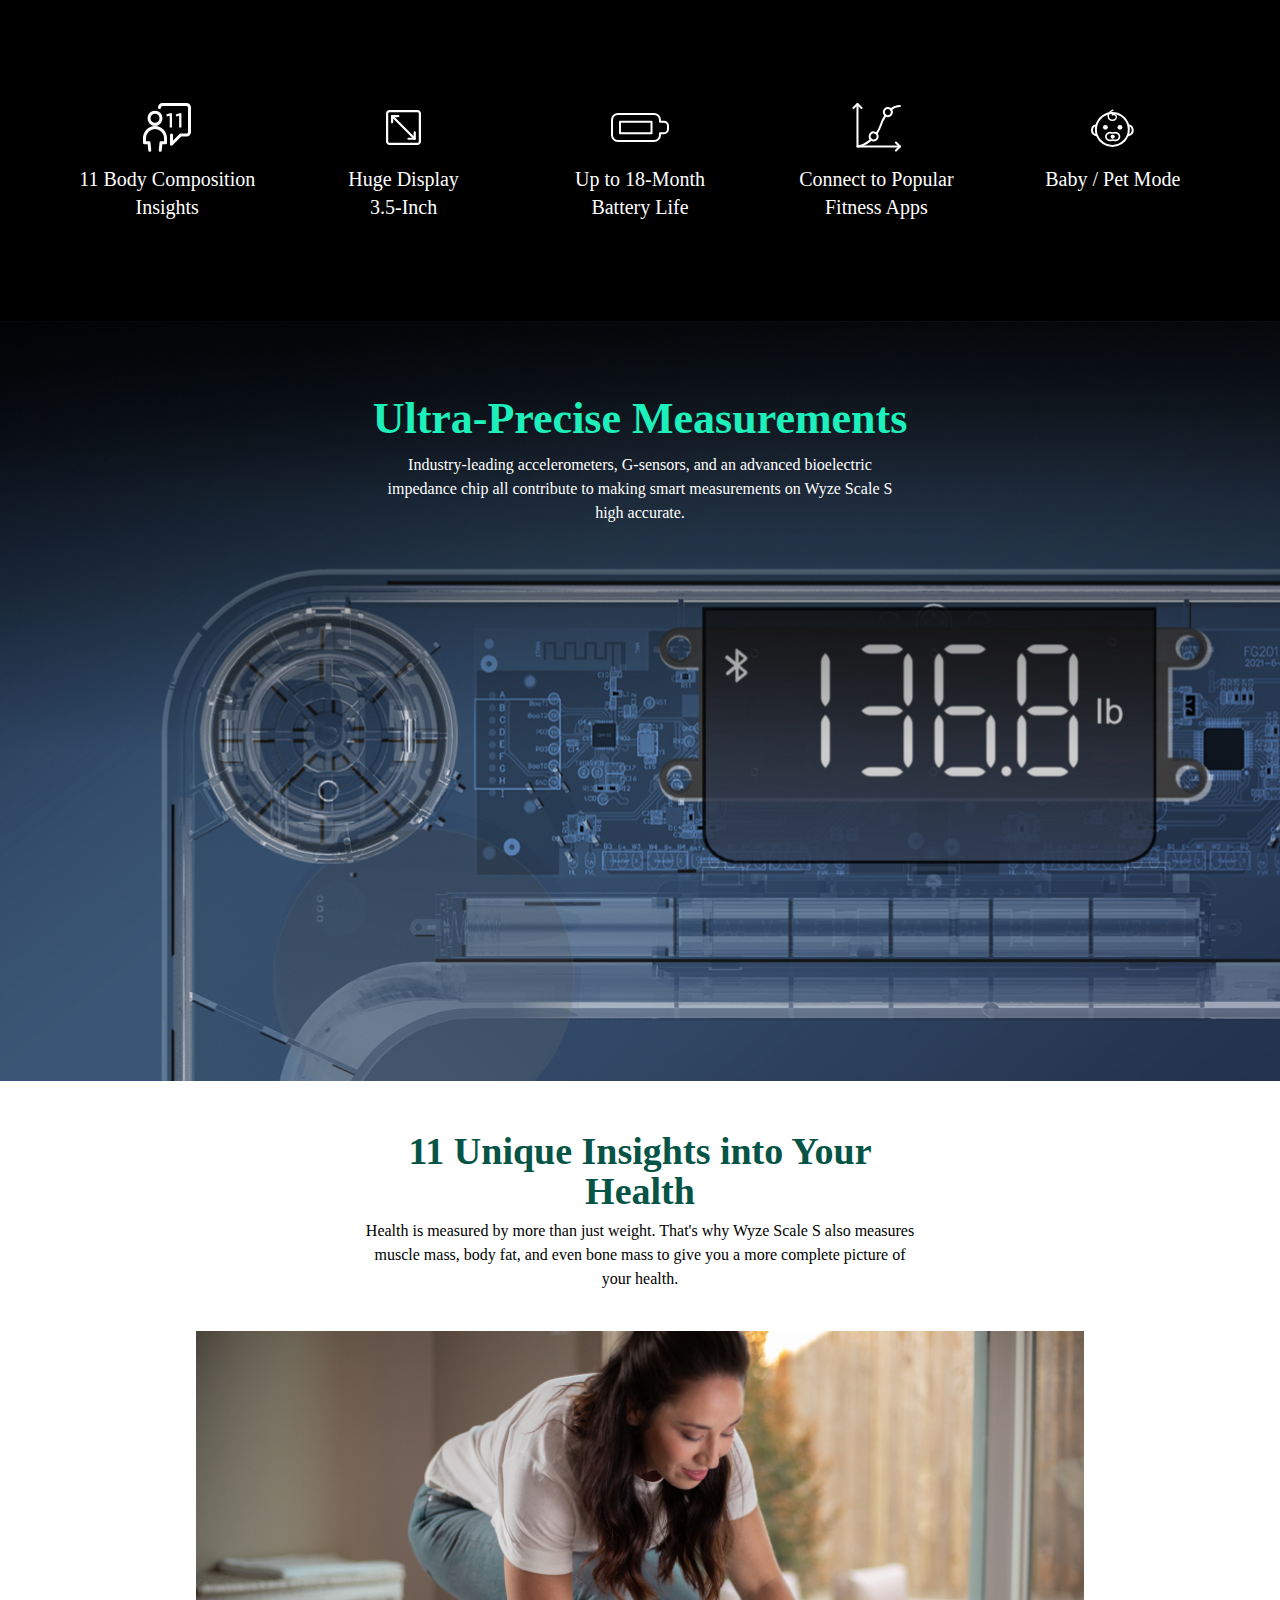
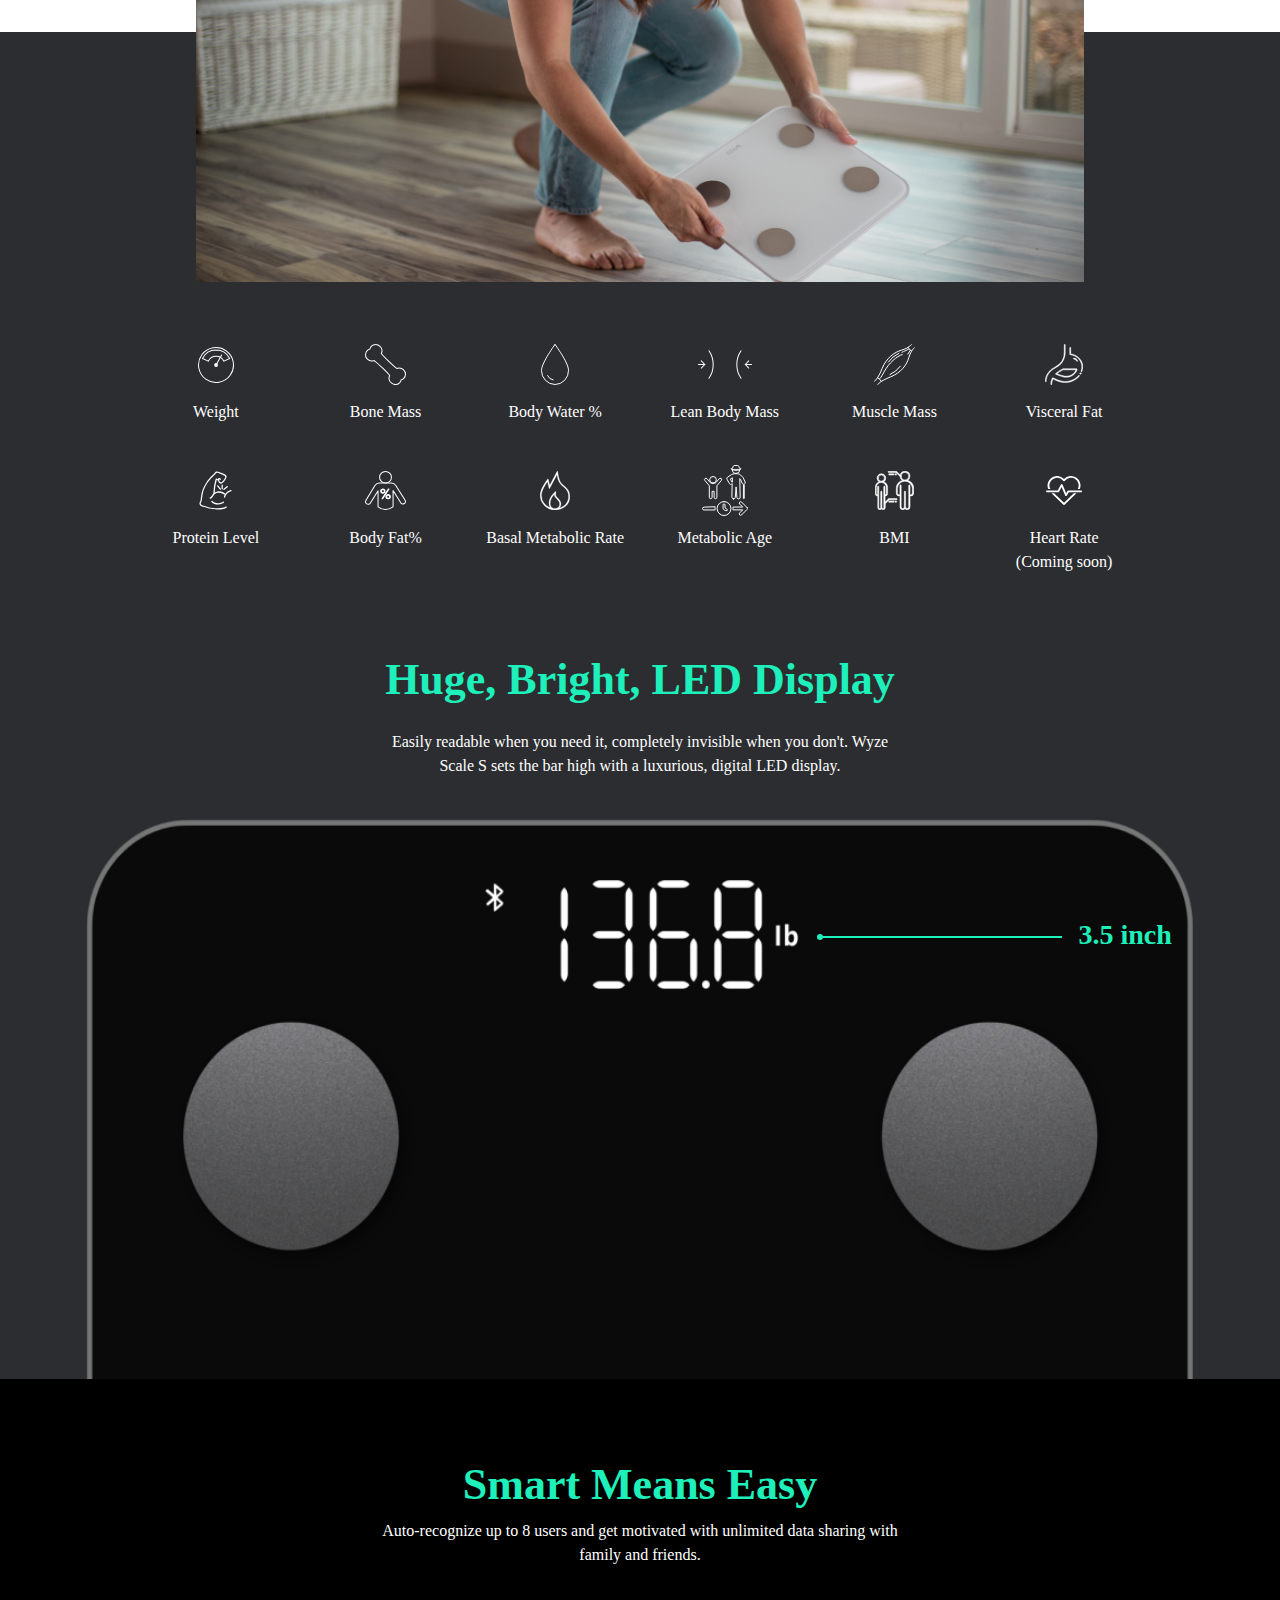
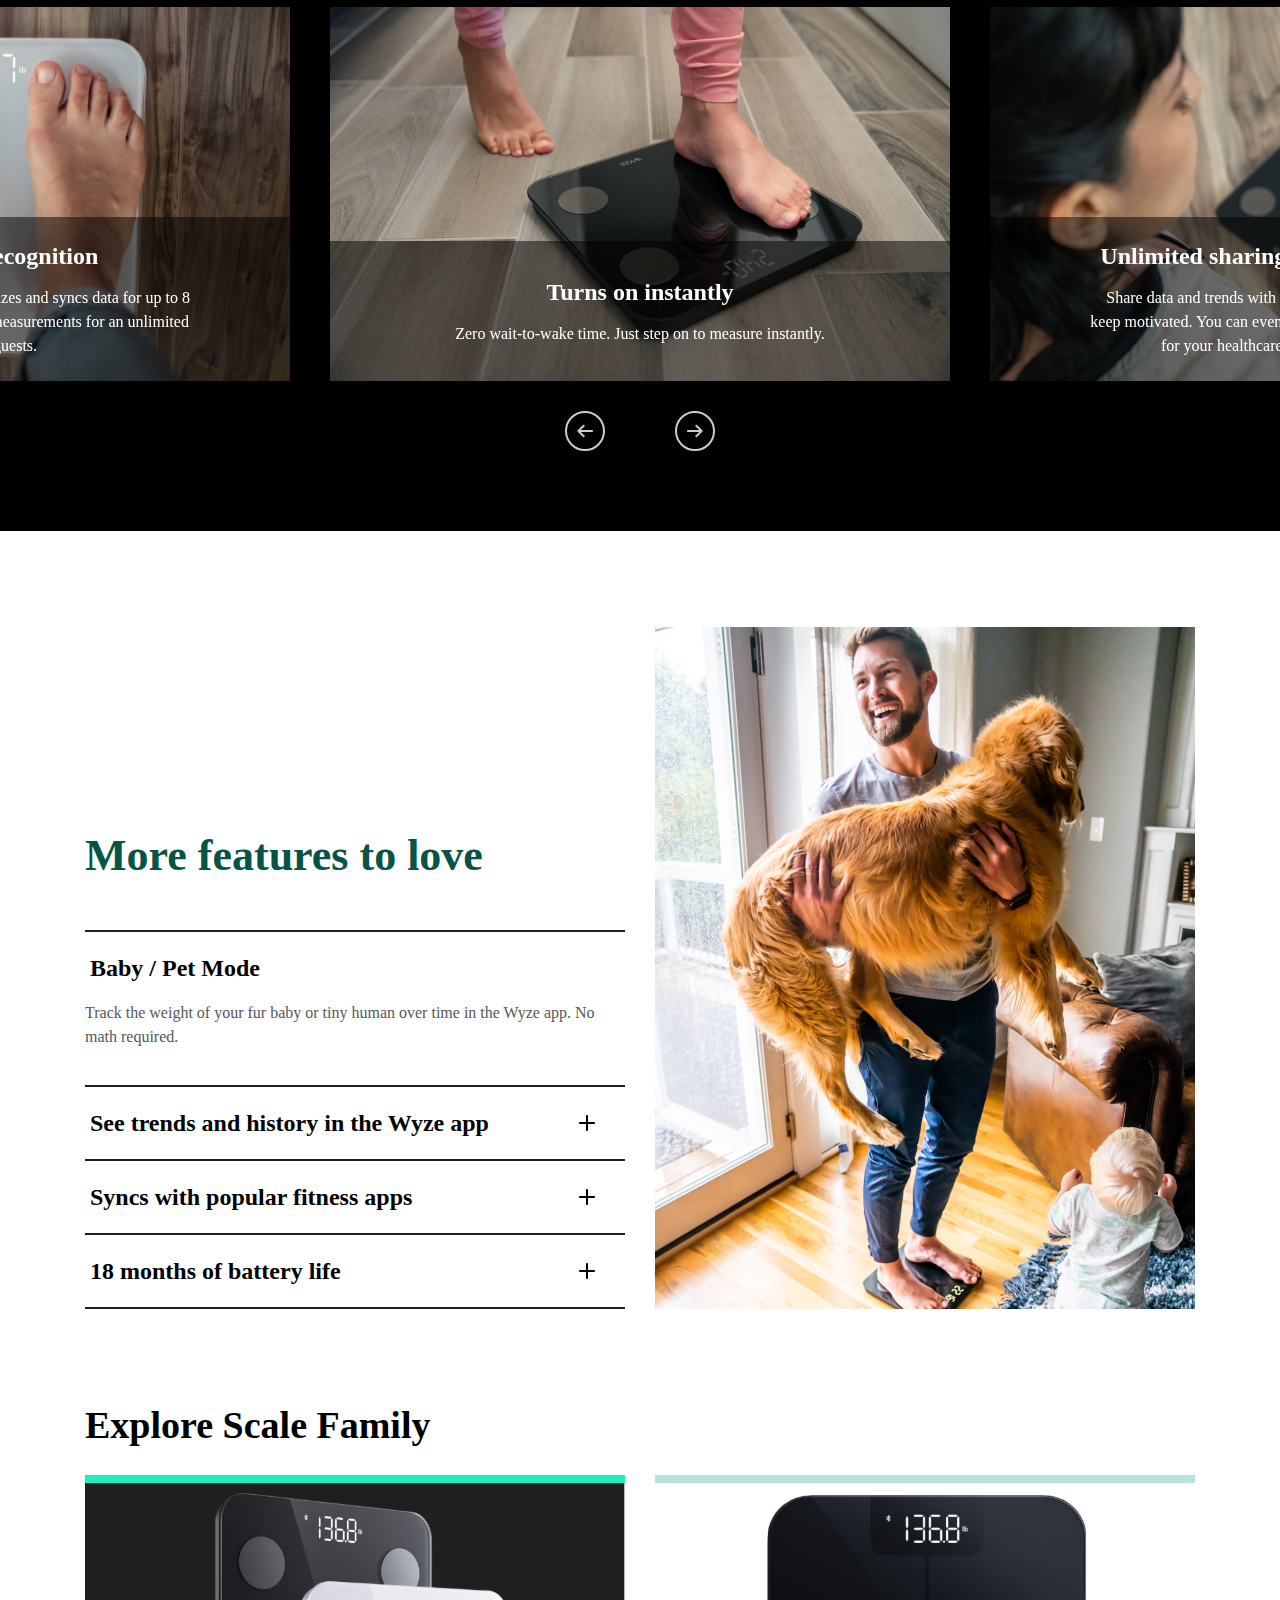
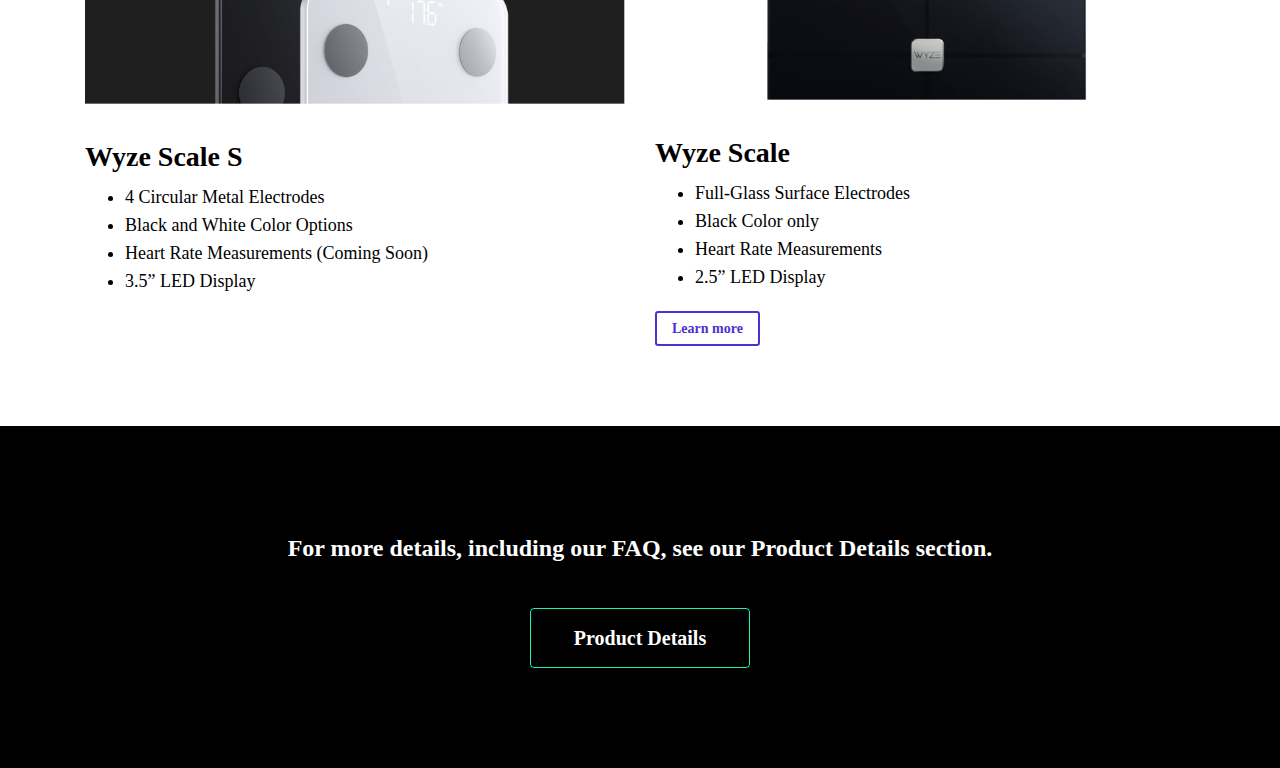
<file: index/index.html>
<!doctype html>
<html class="no-js" lang="">
<head>
  <meta charset="utf-8">
  <title>WYZE</title>
  <meta name="viewport" content="width=device-width, initial-scale=1">
  <!-- Place favicon.ico in the root directory -->
  <link rel="icon" href="assets/img/favicon.ico">
  <!-- Global Css -->
  <link rel="stylesheet" href="assets/css/bootstrap.min.css">
  <link rel="stylesheet" href="assets/css/swiper.min.css">
  <link rel="stylesheet" href="https://wyze.com/static/version1632239815/_cache/merged/ea486db345a07504a93fc0c51f98eee3.min.css">
  <link rel="stylesheet" href="assets/css/style.css">
</head>
<style> 
  @font-face {
      font-family: 'Gilroy';
      src: url('https://dpf1vvfzejmqw.cloudfront.net/static_common/fonts/Gilroy-Regular.woff2') format('woff2'),
          url('https://dpf1vvfzejmqw.cloudfront.net/static_common/fonts/Gilroy-Regular.woff') format('woff');
      font-weight: 400;
      font-style: normal;
      font-display: swap;
  }

  @font-face {
      font-family: 'Gilroy';
      src: url('https://dpf1vvfzejmqw.cloudfront.net/static_common/fonts/Gilroy-Medium.woff2') format('woff2'),
          url('https://dpf1vvfzejmqw.cloudfront.net/static_common/fonts/Gilroy-Medium.woff') format('woff');
      font-weight: 500;
      font-style: normal;
      font-display: swap;
  }

  @font-face {
      font-family: 'Gilroy';
      src: url('https://dpf1vvfzejmqw.cloudfront.net/static_common/fonts/Gilroy-Bold.woff2') format('woff2'),
          url('https://dpf1vvfzejmqw.cloudfront.net/static_common/fonts/Gilroy-Bold.woff') format('woff');
      font-weight: 700;
      font-style: normal;
      font-display: swap;
  }

  @font-face {
      font-family: 'Gilroy';
      src: url('https://dpf1vvfzejmqw.cloudfront.net/static_common/fonts/Gilroy-SemiBold.woff2') format('woff2'),
          url('https://dpf1vvfzejmqw.cloudfront.net/static_common/fonts/Gilroy-SemiBold.woff') format('woff');
      font-weight: 600;
      font-style: normal;
      font-display: swap;
  }
</style>
<body>
  <section class="bg-black sec-pt-100 sec-pb-100">
    <div class="custom_container">
      <div class="d-flex flex-wrap feature-row justify-content-center">
        <div class="feature-col">
          <div class="item-feature-wrap text-white text-center">
            <span class="icone d-block">
              <img src="assets/img/icones/1.svg" alt="">
            </span>
            <p>11 Body Composition
              <br>Insights</p>
          </div>
        </div>
        <div class="feature-col">
          <div class="item-feature-wrap text-white text-center">
            <span class="icone d-block">
              <img src="assets/img/icones/2.svg" alt="">
            </span>
            <p> Huge Display
              <br>3.5-Inch</p>
          </div>
        </div>
        <div class="feature-col">
          <div class="item-feature-wrap text-white text-center">
            <span class="icone d-block">
              <img src="assets/img/icones/3.svg" alt="">
            </span>
            <p>Up to 18-Month
              <br>Battery Life</p>
          </div>
        </div>
        <div class="feature-col">
          <div class="item-feature-wrap text-white text-center">
            <span class="icone d-block">
              <img src="assets/img/icones/4.svg" alt="">
            </span>
            <p>Connect to Popular
              <br>Fitness Apps</p>
          </div>
        </div>
        <div class="feature-col">
          <div class="item-feature-wrap text-white text-center"> <span class="icone d-block">
              <img src="assets/img/icones/5.svg" alt="">
            </span>
            <p>Baby / Pet Mode</p>
          </div>
        </div>
      </div>
    </div>
  </section>
  <section class="bg-black measurements-section">
    <div class="measurements-text pt-lg-5 pb-4">
      <div class="container pt-lg-4 pb-lg-0">
        <div class="section-title text-white text-center">
          <h2 class="title text-theme">Ultra-Precise Measurements</h2>
          <div class="col-lg-6 mx-auto">
            <p>Industry-leading accelerometers, G-sensors, and an advanced bioelectric impedance chip all contribute to making smart measurements on Wyze Scale S high accurate. </p>
          </div>
        </div>
      </div>
    </div>
    <div class="bg-cover d-md-block d-none" style="background-image: url('assets/img/bg-1.jpg');"></div><!--This image for lg devaice-->
    <div class="bg-cover d-md-none d-block" style="background-image: url('assets/img/bg-1-sm.jpg');"></div><!--This image for sm devaice-->
  </section>
  <section class="sec-pt-50">
    <div class="container position-relative index-3">
      <div class="section-title pb-2 pb-md-4 px-0 col-md-6 mx-auto text-center">
        <h2 class="title-md">11 Unique Insights into Your Health</h2>
        <p class="text-black">Health is measured by more than just weight. That's why Wyze Scale S also measures muscle mass, body fat, and even bone mass to give you a more complete picture of your health.</p>
      </div>
    </div>
    <div class="container container-md-none position-relative index-3">
      <div class="img-wrapper img_wrap__1"> <img src="assets/img/bg-2.jpg" alt="" class="d-block mx-auto"> </div>
    </div>
    <!-- PRODUCT ICONS LG DEVAICE-->
    <div class="prod-section pt-md-5 pt-4">
      <div class="container">
        <!-- ICONS FOR LG DEVAICE-->
        <div class="prod-icon-text-row">
          <div class="row d-md-flex d-none">
            <!-- ITEM -->
            <div class="col-lg-2 col-4">
              <div class="prod-icon-text">
                <span class="icon">
                  <img src="assets/img/icones/prod/1.svg" alt="">
                </span>
                <p>Weight</p>
              </div>
            </div>
            <!-- ITEM -->
            <div class="col-lg-2 col-4">
              <div class="prod-icon-text">
                <span class="icon">
                  <img src="assets/img/icones/prod/2.svg" alt="">
                </span>
                <p>Bone Mass</p>
              </div>
            </div>
            <!-- ITEM -->
            <div class="col-lg-2 col-4">
              <div class="prod-icon-text">
                <span class="icon">
                  <img src="assets/img/icones/prod/3.svg" alt="">
                </span>
                <p>Body Water %</p>
              </div>
            </div>
            <!-- ITEM -->
            <div class="col-lg-2 col-4">
              <div class="prod-icon-text">
                <span class="icon">
                  <img src="assets/img/icones/prod/4.svg" alt="">
                </span>
                <p>Lean Body Mass</p>
              </div>
            </div>
            <!-- ITEM -->
            <div class="col-lg-2 col-4">
              <div class="prod-icon-text">
                <span class="icon">
                  <img src="assets/img/icones/prod/5.svg" alt="">
                </span>
                <p>Muscle Mass</p>
              </div>
            </div>
            <!-- ITEM -->
            <div class="col-lg-2 col-4">
              <div class="prod-icon-text">
                <span class="icon">
                  <img src="assets/img/icones/prod/6.svg" alt="">
                </span>
                <p>Visceral Fat</p>
              </div>
            </div>
            <!-- ITEM -->
            <div class="col-lg-2 col-4">
              <div class="prod-icon-text">
                <span class="icon">
                  <img src="assets/img/icones/prod/12.svg" alt="" class="protein-level-icone">
                </span>
                <p>Protein Level</p>
              </div>
            </div>
            <!-- ITEM -->
            <div class="col-lg-2 col-4">
              <div class="prod-icon-text">
                <span class="icon">
                  <img src="assets/img/icones/prod/8.svg" alt="">
                </span>
                <p>Body Fat%</p>
              </div>
            </div>
            <!-- ITEM -->
            <div class="col-lg-2 col-4">
              <div class="prod-icon-text">
                <span class="icon">
                  <img src="assets/img/icones/prod/9.svg" alt="">
                </span>
                <p>Basal Metabolic Rate</p>
              </div>
            </div>
            <!-- ITEM -->
            <div class="col-lg-2 col-4">
              <div class="prod-icon-text">
                <span class="icon">
                  <img src="assets/img/icones/prod/10.svg" alt="">
                </span>
                <p>Metabolic Age</p>
              </div>
            </div>
            <!-- ITEM -->
            <div class="col-lg-2 col-4">
              <div class="prod-icon-text">
                <span class="icon">
                  <img src="assets/img/icones/prod/11.svg" alt="">
                </span>
                <p>BMI</p>
              </div>
            </div>
            <!-- ITEM -->
            <div class="col-lg-2 col-4">
              <div class="prod-icon-text">
                <span class="icon">
                  <img src="assets/img/icones/prod/7.svg" alt="">
                </span>
                <p>Heart Rate <br>(Coming soon)</p>
              </div>
            </div>
          </div>
        </div>
        <!-- ICONS FOR MD DEVAICE-->
        <div class="row d-md-none d-flex">
          <!-- ITEM -->
          <div class="col-lg-2 col-4">
            <div class="prod-icon-text">
              <span class="icon">
                <img src="assets/img/icones/prod/1.svg" alt="">
              </span>
              <p>Weight</p>
            </div>
          </div>
          <!-- ITEM -->
          <div class="col-lg-2 col-4">
            <div class="prod-icon-text">
              <span class="icon">
                <img src="assets/img/icones/prod/2.svg" alt="">
              </span>
              <p>Bone Mass</p>
            </div>
          </div>
          <!-- ITEM -->
          <div class="col-lg-2 col-4">
            <div class="prod-icon-text">
              <span class="icon">
                <img src="assets/img/icones/prod/3.svg" alt="">
              </span>
              <p>Body Water %</p>
            </div>
          </div>
          <!-- ITEM -->
          <div class="col-lg-2 col-4">
            <div class="prod-icon-text">
              <span class="icon">
                <img src="assets/img/icones/prod/8.svg" alt="">
              </span>
              <p>Body Fat%</p>
            </div>
          </div>
          <!-- ITEM -->
          <div class="col-lg-2 col-4">
            <div class="prod-icon-text">
              <span class="icon">
                <img src="assets/img/icones/prod/9.svg" alt="">
              </span>
              <p>Basal Metabolic Rate</p>
            </div>
          </div>
          <!-- ITEM -->
          <div class="col-lg-2 col-4">
            <div class="prod-icon-text">
              <span class="icon">
                <img src="assets/img/icones/prod/10.svg" alt="">
              </span>
              <p>Metabolic Age</p>
            </div>
          </div>
          <!-- ITEM -->
          <div class="col-lg-2 col-4">
            <div class="prod-icon-text">
              <span class="icon">
                <img src="assets/img/icones/prod/6.svg" alt="">
              </span>
              <p>Visceral Fat</p>
            </div>
          </div>
          <!-- ITEM -->
          <div class="col-lg-2 col-4">
            <div class="prod-icon-text">
              <span class="icon">
                <img src="assets/img/icones/prod/12.svg" alt="" class="protein-level-icone">
              </span>
              <p>Protein Level</p>
            </div>
          </div>
          <!-- ITEM -->
          <div class="col-lg-2 col-4">
            <div class="prod-icon-text">
              <span class="icon">
                <img src="assets/img/icones/prod/5.svg" alt="">
              </span>
              <p>Muscle Mass</p>
            </div>
          </div>
          <!-- ITEM -->
          <div class="col-lg-2 col-4">
            <div class="prod-icon-text">
              <span class="icon">
                <img src="assets/img/icones/prod/4.svg" alt="">
              </span>
              <p>Lean Body Mass</p>
            </div>
          </div>
          <!-- ITEM -->
          <div class="col-lg-2 col-4">
            <div class="prod-icon-text">
              <span class="icon">
                <img src="assets/img/icones/prod/11.svg" alt="">
              </span>
              <p>BMI</p>
            </div>
          </div>
          <!-- ITEM -->
          <div class="col-lg-2 col-4">
            <div class="prod-icon-text">
              <span class="icon">
                <img src="assets/img/icones/prod/7.svg" alt="">
              </span>
              <p>Heart Rate <br>(Coming soon)</p>
            </div>
          </div>
        </div>
        <!--  -->
        <div class="section-title col-lg-6 mx-auto pt-5 text-white text-center pb-4">
          <h2 class="title text-theme mb-4">Huge, Bright, LED Display</h2>
          <p>Easily readable when you need it, completely invisible when you don't. Wyze Scale S sets the bar high with a luxurious, digital LED display. </p>
        </div>
        <div class="prod-info-infographic">
          <img src="assets/img/prod-1.png" alt="">
          <span class="info-item-1">
            <span class="line"></span>
            <span class="text">3.5 inch</span>
          </span>
        </div>
      </div>
    </div>
  </section>
  <section class="sec-pt-80 sec-pb-80 bg-black">
    <div class="container">
      <div class="section-title text-white mx-auto col-md-6 px-0 text-center pb-4">
        <h2 class="title text-theme">Smart Means Easy</h2>
        <p>Auto-recognize up to 8 users and get motivated with unlimited data sharing with family and friends.</p>
      </div>
    </div>
    <!-- SLIDE WRAPPER -->
    <div class="wyze-product-slide-wrap">
      <div class="wyze-product-slide swiper-container">
        <div class="swiper-wrapper">
          <!-- SLIDE ITEM -->
          <div class="swiper-slide">
            <div class="wyze-prod-card">
              <div class="img"><img src="assets/img/slides/2.jpg" alt=""></div>
              <div class="slide-text d-flex align-items-center">
                <div class="text-center w-100">
                  <h3>Turns on instantly</h3>
                  <p>Zero wait-to-wake time. Just step on to measure instantly.</p>
                </div>
              </div>
            </div>
          </div>
          <!-- SLIDE ITEM -->
          <div class="swiper-slide">
            <div class="wyze-prod-card">
              <div class="img"><img src="assets/img/slides/3.jpg" alt=""></div>
              <div class="slide-text d-flex align-items-center">
                <div class="text-center w-100">
                  <h3>Unlimited sharing. Endless motivation.</h3>
                  <p>Share data and trends with an unlimited number of people to keep motivated. You can even export your data into a spreadsheet for your healthcare consultant or physician. </p>
                </div>
              </div>
            </div>
          </div>
          <!-- SLIDE ITEM -->
          <div class="swiper-slide">
            <div class="wyze-prod-card">
              <div class="img"><img src="assets/img/slides/1.jpg" alt=""></div>
              <div class="slide-text d-flex align-items-center">
                <div class="text-center w-100">
                  <h3>Smart user-recognition</h3>
                  <p>Wyze Scale S automatically recognizes and syncs data for up to 8 unique users and can take one-off measurements for an unlimited number of guests.</p>
                </div>
              </div>
            </div>
          </div>
        </div>
      </div>
    </div>
    <div class="wyze-slide-pagination d-bolck d-md-none"></div>
    <div class="wyze-slide-btn-group d-md-flex d-none justify-content-center">
      <button class="wyze-slide-btn-prev">
        <svg width="16" height="14" viewBox="0 0 16 14" fill="none" xmlns="http://www.w3.org/2000/svg">
          <path d="M6 1.00005C6.3866 0.613451 7.0134 0.613449 7.4 1.00005C7.7866 1.38665 7.7866 2.01345 7.4 2.40005L3.8 6.00005H15C15.5523 6.00005 16 6.44776 16 7.00005C16 7.55233 15.5523 8.00005 15 8.00005H3.8L7.4 11.6C7.7866 11.9866 7.7866 12.6134 7.4 13C7.0134 13.3866 6.3866 13.3866 6 13L0.707108 7.70716C0.316584 7.31663 0.316583 6.68347 0.707107 6.29294L6 1.00005Z" />
        </svg>
      </button>
      <button class="wyze-slide-btn-next">
        <svg width="16" height="14" viewBox="0 0 16 14" fill="none" xmlns="http://www.w3.org/2000/svg">
          <path d="M10 1.00005C9.6134 0.613451 8.9866 0.613449 8.6 1.00005C8.2134 1.38665 8.2134 2.01345 8.6 2.40005L12.2 6.00005H0.999999C0.447714 6.00005 0 6.44776 0 7.00005C0 7.55233 0.447715 8.00005 1 8.00005H12.2L8.6 11.6C8.2134 11.9866 8.2134 12.6134 8.6 13C8.9866 13.3866 9.6134 13.3866 10 13L15.2929 7.70716C15.6834 7.31663 15.6834 6.68347 15.2929 6.29294L10 1.00005Z" />
        </svg>
      </button>
    </div>
  </section>
  <section class="pt-lg-5 pb-5">
    <div class="container pt-lg-5 pb-md-5 pb-4">
      <div class="row flex-lg-row-reverse">
        <div class="col-lg-6">
          <div class="wyze-slide-wrapper2 swiper-container">
            <div class="swiper-wrapper">
              <!-- SLIDE ITEM -->
              <div class="swiper-slide">
                <div class="slide_bg" style="background-image: url('assets/img/slides/4.jpg')"></div>
              </div>
              <!-- SLIDE ITEM -->
              <div class="swiper-slide">
                <div class="slide_bg" style="background-image: url('assets/img/slides/5.jpg')"></div>
              </div>
              <!-- SLIDE ITEM -->
              <div class="swiper-slide">
                <div class="slide_bg" style="background-image: url('assets/img/slides/6.jpg')"></div>
              </div>
              <!-- SLIDE ITEM -->
              <div class="swiper-slide">
                <div class="slide_bg" style="background-image: url('assets/img/slides/7.jpg')"></div>
              </div>
            </div>
          </div>
        </div>
        <div class="col-lg-6 d-flex flex-wrap">
          <div class="mt-auto w-100 pt-5">
            <div class="section-title mb-md-5 mb-md-3 mb-4">
              <h2 class="title">More features to love</h2>
              <p class="d-md-none">If having the most features was a foot race, Wyze Scale S has already crossed the finish line and is lapping everyone else just for fun. </p>
            </div>
            <div class="accordion-slide-wrap">
              <!-- ACCOURDION ITEM -->
              <div class="accordion-item">
                <button class="accordion-title active">Baby / Pet Mode</button>
                <div class="accordion-body">
                  <p>Track the weight of your fur baby or tiny human over time in the Wyze app. No math required. </p>
                </div>
              </div>
              <!-- ACCOURDION ITEM -->
              <div class="accordion-item">
                <button class="accordion-title">See trends and history in the Wyze app</button>
                <div class="accordion-body">
                  <p>Watch your data trends anywhere and anytime. Achieve your goals and see yourself succeed.</p>
                </div>
              </div>
              <!-- ACCOURDION ITEM -->
              <div class="accordion-item">
                <button class="accordion-title">Syncs with popular fitness apps</button>
                <div class="accordion-body">
                  <p>Our body scale connects with popular fitness apps so you can track your progress where you track everything else. </p>
                </div>
              </div>
              <!-- ACCOURDION ITEM -->
              <div class="accordion-item">
                <button class="accordion-title">18 months of battery life</button>
                <div class="accordion-body">
                  <p>With 18 months of battery life, you'll be able to see your New's Year's resolution through to completion and kick-start another one without worrying about changing batteries.</p>
                </div>
              </div>
            </div>
          </div>
        </div>
      </div>
    </div>
  </section>
  <section class="sec-pb-50">
    <div class="container">
      <div class="section-title mb-30">
        <h2 class="title-md text-black">Explore Scale Family</h2>
      </div>
      <!--  -->
      <div class="row">
        <div class="col-lg-6 mb-30">
          <div class="prod-card-1">
            <div class="thumb">
              <img src="assets/img/product-1.jpg" class="d-md-block d-none" alt="">
              <img src="assets/img/product-1-sm.jpg" class="d-md-none d-block" alt="">
            </div>
            <h3 class="prod-card-title d-flex align-items-center">
              <span class="d-block pr-3 mr-auto">Wyze Scale S</span>
              <a href="#" class="btn btn-sm btn-blue-light d-block d-md-none">Current page</a>
            </h3>
            <ul>
              <li>4 Circular Metal Electrodes</li>
              <li>Black and White Color Options</li>
              <li>Heart Rate Measurements (Coming Soon)</li>
              <li>3.5” LED Display</li>
            </ul>
          </div>
        </div>
        <div class="col-lg-6 mb-30">
          <div class="prod-card-1">
            <div class="thumb thumb-2">
              <img src="assets/img/product-2.jpg" class="d-md-block d-none" alt="">
              <img src="assets/img/product-2-sm.jpg" class="d-md-none d-block" alt="">
            </div>
            <h3 class="prod-card-title">Wyze Scale </h3>
            <ul>
              <li>Full-Glass Surface Electrodes</li>
              <li>Black Color only</li>
              <li>Heart Rate Measurements</li>
              <li>2.5” LED Display</li>
            </ul>
            <a href="#" class="btn btn-sm btn-blue-outline">Learn more</a>
          </div>
        </div>
      </div>
    </div>
  </section>
  <section class="single-content-section bg-black sec-pt-100 sec-pb-100">
    <div class="container text-center">
      <p>For more details, including our FAQ, see our Product Details section.</p>
      <a href="#" class="btn btn-theme-outline-light">Product Details</a>
    </div>
  </section>
  <script src="assets/js/vendor/jquery-3.4.1.min.js"></script>
  <script src="assets/js/popper.min.js"></script>
  <script src="assets/js/bootstrap.min.js"></script>
  <script src="assets/js/swiper.min.js"></script>
  <script src="assets/js/main.js"></script>
</body>
</html>
</file>
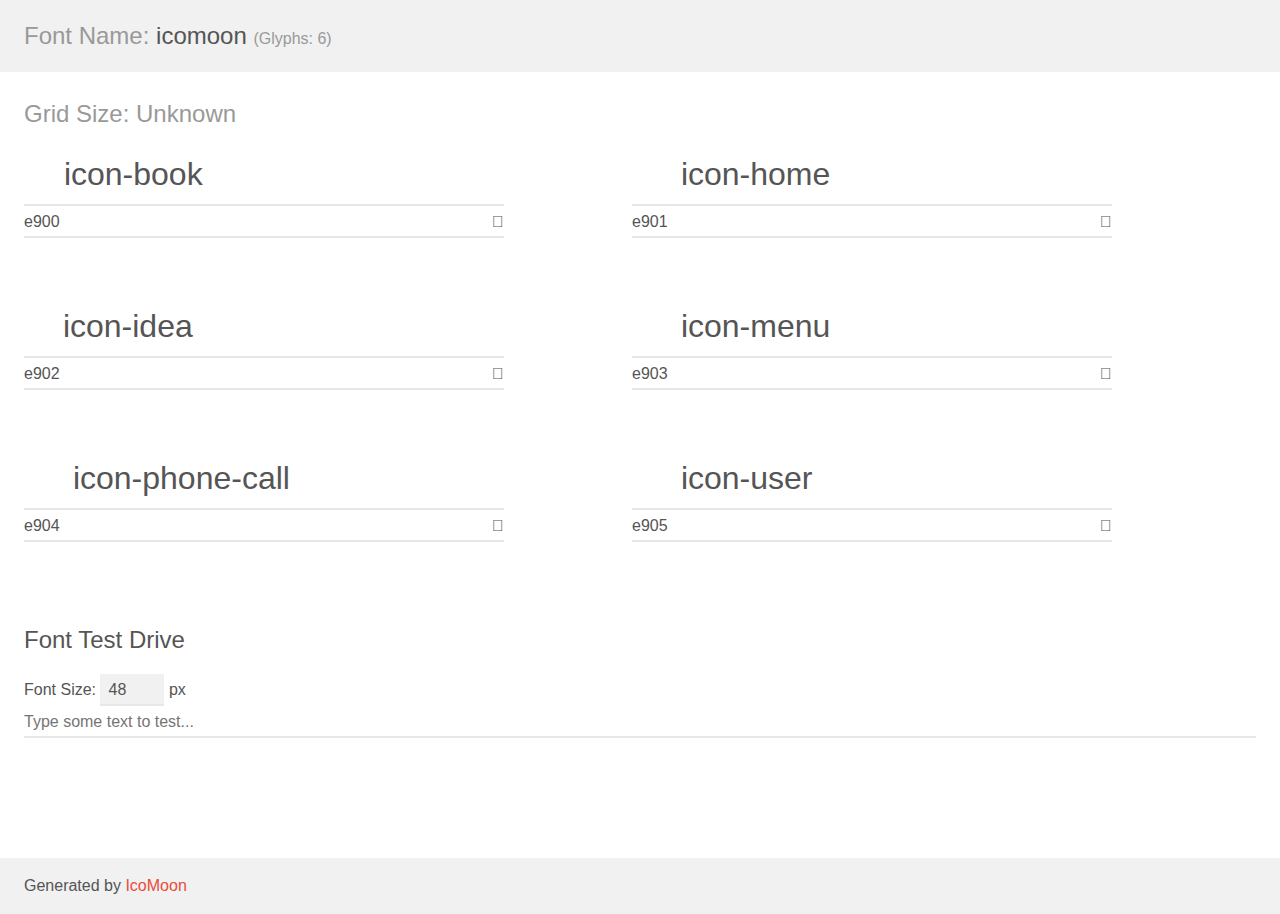
<file: doorbell/assets/webfonts/icomoon/demo.html>
<!doctype html>
<html>
<head>
    <meta charset="utf-8">
    <title>IcoMoon Demo</title>
    <meta name="description" content="An Icon Font Generated By IcoMoon.io">
    <meta name="viewport" content="width=device-width, initial-scale=1">
    <link rel="stylesheet" href="demo-files/demo.css">
    <link rel="stylesheet" href="style.css"></head>
<body>
    <div class="bgc1 clearfix">
        <h1 class="mhmm mvm"><span class="fgc1">Font Name:</span> icomoon <small class="fgc1">(Glyphs:&nbsp;6)</small></h1>
    </div>
    <div class="clearfix mhl ptl">
        <h1 class="mvm mtn fgc1">Grid Size: Unknown</h1>
        <div class="glyph fs1">
            <div class="clearfix bshadow0 pbs">
                <span class="icon-book"></span>
                <span class="mls"> icon-book</span>
            </div>
            <fieldset class="fs0 size1of1 clearfix hidden-false">
                <input type="text" readonly value="e900" class="unit size1of2" />
                <input type="text" maxlength="1" readonly value="&#xe900;" class="unitRight size1of2 talign-right" />
            </fieldset>
            <div class="fs0 bshadow0 clearfix hidden-true">
                <span class="unit pvs fgc1">liga: </span>
                <input type="text" readonly value="" class="liga unitRight" />
            </div>
        </div>
        <div class="glyph fs1">
            <div class="clearfix bshadow0 pbs">
                <span class="icon-home"></span>
                <span class="mls"> icon-home</span>
            </div>
            <fieldset class="fs0 size1of1 clearfix hidden-false">
                <input type="text" readonly value="e901" class="unit size1of2" />
                <input type="text" maxlength="1" readonly value="&#xe901;" class="unitRight size1of2 talign-right" />
            </fieldset>
            <div class="fs0 bshadow0 clearfix hidden-true">
                <span class="unit pvs fgc1">liga: </span>
                <input type="text" readonly value="" class="liga unitRight" />
            </div>
        </div>
        <div class="glyph fs1">
            <div class="clearfix bshadow0 pbs">
                <span class="icon-idea"></span>
                <span class="mls"> icon-idea</span>
            </div>
            <fieldset class="fs0 size1of1 clearfix hidden-false">
                <input type="text" readonly value="e902" class="unit size1of2" />
                <input type="text" maxlength="1" readonly value="&#xe902;" class="unitRight size1of2 talign-right" />
            </fieldset>
            <div class="fs0 bshadow0 clearfix hidden-true">
                <span class="unit pvs fgc1">liga: </span>
                <input type="text" readonly value="" class="liga unitRight" />
            </div>
        </div>
        <div class="glyph fs1">
            <div class="clearfix bshadow0 pbs">
                <span class="icon-menu"></span>
                <span class="mls"> icon-menu</span>
            </div>
            <fieldset class="fs0 size1of1 clearfix hidden-false">
                <input type="text" readonly value="e903" class="unit size1of2" />
                <input type="text" maxlength="1" readonly value="&#xe903;" class="unitRight size1of2 talign-right" />
            </fieldset>
            <div class="fs0 bshadow0 clearfix hidden-true">
                <span class="unit pvs fgc1">liga: </span>
                <input type="text" readonly value="" class="liga unitRight" />
            </div>
        </div>
        <div class="glyph fs1">
            <div class="clearfix bshadow0 pbs">
                <span class="icon-phone-call"></span>
                <span class="mls"> icon-phone-call</span>
            </div>
            <fieldset class="fs0 size1of1 clearfix hidden-false">
                <input type="text" readonly value="e904" class="unit size1of2" />
                <input type="text" maxlength="1" readonly value="&#xe904;" class="unitRight size1of2 talign-right" />
            </fieldset>
            <div class="fs0 bshadow0 clearfix hidden-true">
                <span class="unit pvs fgc1">liga: </span>
                <input type="text" readonly value="" class="liga unitRight" />
            </div>
        </div>
        <div class="glyph fs1">
            <div class="clearfix bshadow0 pbs">
                <span class="icon-user"></span>
                <span class="mls"> icon-user</span>
            </div>
            <fieldset class="fs0 size1of1 clearfix hidden-false">
                <input type="text" readonly value="e905" class="unit size1of2" />
                <input type="text" maxlength="1" readonly value="&#xe905;" class="unitRight size1of2 talign-right" />
            </fieldset>
            <div class="fs0 bshadow0 clearfix hidden-true">
                <span class="unit pvs fgc1">liga: </span>
                <input type="text" readonly value="" class="liga unitRight" />
            </div>
        </div>
    </div>

    <!--[if gt IE 8]><!-->
    <div class="mhl clearfix mbl">
        <h1>Font Test Drive</h1>
        <label>
            Font Size: <input id="fontSize" type="number" class="textbox0 mbm"
            min="8" value="48" />
            px
        </label>
        <input id="testText" type="text" class="phl size1of1 mvl"
        placeholder="Type some text to test..." value=""/>
        <div id="testDrive" class="icon-" style="font-family: icomoon">&nbsp;
        </div>
    </div>
    <!--<![endif]-->
    <div class="bgc1 clearfix">
        <p class="mhl">Generated by <a href="https://icomoon.io/app">IcoMoon</a></p>
    </div>

    <script src="demo-files/demo.js"></script>
</body>
</html>
</file>
<file: index/assets/css/style.css>
:root {
  --theme-color:#1DF0BB;
  --heading-color:#055446;
  --black-color:#000000;
  --dark-color:#1F1F1F;
  --ff-body:"Gilroy";
}

body {
  font-family: "Gilroy";
  font-size: 16px;
  line-height: 24px;
  color: #575757;
  background: #ffffff;
  overflow-x: hidden;
}

h1, h2, h3, h4, h5, h6 {
  color: var(--heading-color);
  font-weight: bold;
}

.section-title .title {
  font-size: 44px;
  line-height: 52px;
}
@media only screen and (max-width: 767.98px) {
  .section-title .title {
    font-size: 28px;
    line-height: 36px;
  }
}
.section-title .title-md {
  font-size: 38px;
  line-height: 40px;
}
@media only screen and (max-width: 767.98px) {
  .section-title .title-md {
    font-size: 28px;
    line-height: 36px;
  }
}
.section-title p {
  font-weight: 400;
}

.section-title.text-white p {
  color: #fff;
}

@media (min-width: 768px) {
  .sec-pt-80 {
    padding-top: 80px;
  }
}
@media (max-width: 767px) {
  .sec-pt-80 {
    padding-top: 50px;
  }
}

@media (min-width: 768px) {
  .sec-pb-80 {
    padding-bottom: 80px;
  }
}
@media (max-width: 767px) {
  .sec-pb-80 {
    padding-bottom: 50px;
  }
}

@media (min-width: 768px) {
  .sec-pt-50 {
    padding-top: 50px;
  }
}
@media (max-width: 767px) {
  .sec-pt-50 {
    padding-top: 35px;
  }
}

@media (min-width: 768px) {
  .sec-pb-50 {
    padding-bottom: 50px;
  }
}
@media (max-width: 767px) {
  .sec-pb-50 {
    padding-bottom: 35px;
  }
}

@media (min-width: 768px) {
  .sec-pt-100 {
    padding-top: 100px;
  }
}
@media (max-width: 767px) {
  .sec-pt-100 {
    padding-top: 50px;
  }
}

@media (min-width: 768px) {
  .sec-pb-100 {
    padding-bottom: 100px;
  }
}
@media (max-width: 767px) {
  .sec-pb-100 {
    padding-bottom: 50px;
  }
}

.mb-30 {
  margin-bottom: 30px;
}

.custom_container {
  margin-left: auto;
  margin-right: auto;
}
@media (min-width: 1400px) {
  .custom_container {
    max-width: 1400px;
    padding-left: 15px;
    padding-right: 15px;
  }
}
@media (max-width: 1500px) {
  .custom_container {
    padding-left: 5vw;
    padding-right: 5vw;
  }
}

@media only screen and (max-width: 767.98px) {
  .container-md-none {
    max-width: 100%;
    padding-left: 0;
    padding-right: 0;
  }
}

.bg-black {
  background: #000;
}

.text-theme {
  color: var(--theme-color);
}

.text-black {
  color: var(--black-color);
}

.bg-theme {
  background: var(--theme-color);
}

.bg-dark {
  background: var(--dark-color) !important;
}

.btn-sm {
  padding: 5px 15px;
}

.btn-blue-outline {
  border: 2px solid #4E2FD2;
  color: #4E2FD2;
  font-weight: 600;
  transition: all 0.35s;
}
.btn-blue-outline:hover {
  background-color: #4E2FD2;
  border-color: transparent;
  color: #fff;
}

.btn-theme-outline-light {
  background-color: transparent;
  border: 1px solid var(--theme-color);
  border-radius: 4px;
  color: #fff;
  font-size: 20px;
  font-weight: 600;
  padding: 14px 43px;
  transition: all 0.4s;
}
.btn-theme-outline-light:hover {
  background-color: var(--theme-color);
  border-color: transparent;
}

.btn-blue-light {
  background-color: #F6F5FF;
  color: #4E2FD2;
  font-weight: 600;
}

.feature-row {
  margin-left: -15px;
  margin-right: -15px;
  margin-bottom: -50px;
}
@media only screen and (max-width: 767.98px) {
  .feature-row {
    margin-bottom: -40px;
  }
}
.feature-row .feature-col {
  padding-left: 15px;
  padding-right: 15px;
  width: 20%;
  margin-bottom: 50px;
}
@media only screen and (max-width: 991.98px) {
  .feature-row .feature-col {
    width: 33.333333%;
  }
}
@media only screen and (max-width: 767.98px) {
  .feature-row .feature-col {
    width: 50%;
    margin-bottom: 40px;
  }
}

.item-feature-wrap .icone {
  display: block;
  height: 65px;
  display: -ms-flexbox !important;
  display: flex !important;
  align-items: center;
  justify-content: center;
  padding-bottom: 10px;
}
.item-feature-wrap p {
  font-size: 20px;
  line-height: 28px;
  margin-bottom: 0;
}

.bg-cover {
  background-size: cover;
  background-position: center;
  background-repeat: no-repeat;
}

.measurements-section {
  position: relative;
  z-index: 2;
}
@media only screen and (max-width: 991.98px) {
  .measurements-section::before {
    content: "";
    height: 25px;
    width: 100%;
    z-index: -1;
    background-color: var(--black-color);
    position: absolute;
    top: -10px;
    left: 0;
  }
}
.measurements-section .bg-cover {
  width: 100%;
  position: relative;
  z-index: 2;
  height: 760px;
}
.measurements-section .bg-cover::before {
  content: "";
  height: 450px;
  width: 100%;
  position: absolute;
  left: 0;
  top: 0;
}
@media (min-width: 1600px) {
  .measurements-section .bg-cover {
    height: 890px;
  }
}
@media (min-width: 1400px) and (max-width: 1599px) {
  .measurements-section .bg-cover {
    height: 760px;
  }
}
@media only screen and (max-width: 991.98px) {
  .measurements-section .bg-cover {
    height: 560px;
  }
}
@media only screen and (max-width: 767.98px) {
  .measurements-section .bg-cover {
    height: 500px;
  }
}
@media only screen and (max-width: 479px) {
  .measurements-section .bg-cover {
    height: 360px;
  }
}
.measurements-section .measurements-text {
  width: 100%;
}
@media (min-width: 991.98px) {
  .measurements-section .measurements-text {
    position: absolute;
    left: 0;
    top: 0;
    z-index: 5;
  }
}

.index-3 {
  z-index: 3;
}

@media only screen and (max-width: 767.98px) {
  .img_wrap__1 {
    height: 375px;
  }
  .img_wrap__1 img {
    height: 100%;
    width: 100%;
    object-fit: cover;
  }
}
.prod-section {
  background-color: #2C2D31;
  position: relative;
  z-index: 1;
}
.prod-section::before {
  content: "";
  position: absolute;
  height: 250px;
  width: 100%;
  left: 0;
  bottom: 100%;
  z-index: -2;
  background-color: #2C2D31;
}
@media only screen and (max-width: 991.98px) {
  .prod-section::before {
    height: 180px;
  }
}
@media only screen and (max-width: 767.98px) {
  .prod-section::before {
    display: none;
  }
}

.img_wrap__1 img {
  width: 80%;
}
@media only screen and (max-width: 767.98px) {
  .img_wrap__1 img {
    width: 100%;
  }
}

.prod-icon-text-row {
  width: 89%;
  margin-left: auto;
  margin-right: auto;
}
@media only screen and (max-width: 991.98px) {
  .prod-icon-text-row {
    width: 100%;
  }
}

.prod-icon-text {
  text-align: center;
  color: #fff;
  margin-bottom: 32px;
}
@media only screen and (max-width: 767.98px) {
  .prod-icon-text {
    margin-bottom: 20px;
    font-size: 14px;
    line-height: 16px;
  }
}
.prod-icon-text .icon {
  display: block;
  min-height: 70px;
  display: -ms-flexbox;
  display: flex;
  -ms-flex-wrap: wrap;
  align-items: center;
  justify-content: center;
  width: 100%;
}

.prod-info-infographic {
  position: relative;
  color: var(--theme-color);
}
.prod-info-infographic img {
  width: 100%;
}
.prod-info-infographic .info-item-1 {
  position: absolute;
  top: 105px;
  width: calc(100% + 10px);
  left: 0;
  text-align: right;
}
.prod-info-infographic .info-item-1 .line {
  background-color: var(--theme-color);
  position: absolute;
  right: 0;
  top: 50%;
  -webkit-transform: translateY(-50%);
  -ms-transform: translateY(-50%);
  transform: translateY(-50%);
  height: 2px;
  width: 35%;
}
.prod-info-infographic .info-item-1 .line::before {
  content: "";
  height: 6px;
  width: 6px;
  background-color: var(--theme-color);
  position: absolute;
  left: -1px;
  top: 50%;
  -webkit-transform: translateY(-50%);
  -ms-transform: translateY(-50%);
  transform: translateY(-50%);
  border-radius: 50%;
}
.prod-info-infographic .info-item-1 .text {
  position: relative;
  left: 110px;
  bottom: 0;
  font-weight: 600;
  font-size: 28px;
  line-height: 24px;
}
@media (min-width: 1199px) and (max-width: 1399px) {
  .prod-info-infographic .info-item-1 {
    width: 88%;
  }
  .prod-info-infographic .info-item-1 .line {
    width: 25%;
  }
}
@media only screen and (max-width: 1199.98px) {
  .prod-info-infographic .info-item-1 {
    width: 85%;
    top: 18%;
  }
  .prod-info-infographic .info-item-1 .line {
    width: 22%;
  }
}
@media only screen and (max-width: 991.98px) {
  .prod-info-infographic .info-item-1 {
    width: 82%;
    top: 17%;
  }
  .prod-info-infographic .info-item-1 .line {
    width: 20%;
  }
}
@media only screen and (max-width: 767.98px) {
  .prod-info-infographic .info-item-1 {
    width: 78%;
    top: 16%;
  }
  .prod-info-infographic .info-item-1 .line {
    width: 16%;
  }
  .prod-info-infographic .info-item-1 .text {
    left: 61px;
    bottom: 1px;
    font-size: 16px;
  }
}

@media only screen and (max-width: 1199.98px) {
  .wyze-product-slide-wrap {
    padding-left: 30px;
    padding-right: 30px;
    overflow: hidden;
  }
  .wyze-product-slide-wrap .wyze-product-slide {
    overflow: initial !important;
  }
}

.wyze-prod-card {
  position: relative;
}
@media only screen and (max-width: 1199.98px) {
  .wyze-prod-card {
    overflow: hidden;
    border-radius: 4px;
  }
}
@media (max-width: 575.98px) {
  .wyze-prod-card {
    height: 368px;
  }
}
@media (max-width: 575.98px) {
  .wyze-prod-card .img {
    height: 100%;
  }
}
.wyze-prod-card .img img {
  width: 100%;
}
@media (max-width: 575.98px) {
  .wyze-prod-card .img img {
    height: 100%;
    object-fit: cover;
  }
}
.wyze-prod-card .slide-text {
  position: absolute;
  z-index: 3;
  background-color: rgba(0, 0, 0, 0.5);
  bottom: 0;
  left: 0;
  width: 100%;
  color: #fff;
  text-align: center;
  min-height: 140px;
  padding: 23px 0;
  padding-left: 100px;
  padding-right: 100px;
}
@media only screen and (max-width: 767.98px) {
  .wyze-prod-card .slide-text {
    padding-left: 15px;
    padding-right: 15px;
  }
}
.wyze-prod-card .slide-text h3 {
  font-weight: 600;
  font-size: 24px;
  line-height: 32px;
  color: #fff;
  margin-bottom: 14px;
}
@media only screen and (max-width: 767.98px) {
  .wyze-prod-card .slide-text h3 {
    margin-bottom: 5px;
  }
}
.wyze-prod-card .slide-text p {
  margin-bottom: 0;
}
@media only screen and (max-width: 767.98px) {
  .wyze-prod-card .slide-text p {
    font-size: 14px;
    line-height: 24px;
  }
}

.wyze-slide-pagination {
  text-align: center;
  margin-top: 19px;
}

.wyze-slide-pagination .swiper-pagination-bullet {
  background: #E3E3E3;
  opacity: 1;
  margin: 0 4px;
}

.wyze-slide-pagination .swiper-pagination-bullet-active {
  opacity: 0.3;
}

.wyze-slide-btn-group {
  text-align: center;
  padding-top: 30px;
}
.wyze-slide-btn-group button {
  background-color: transparent;
  height: 40px;
  width: 40px;
  border: 2px solid #CCCCCC;
  border-radius: 50%;
  display: flex;
  align-items: center;
  justify-content: center;
  -webkit-transition: all 0.34s;
  -o-transition: all 0.34s;
  transition: all 0.34s;
}
.wyze-slide-btn-group button:first-child {
  margin-right: 70px;
}
.wyze-slide-btn-group button path {
  fill: #CCCCCC;
  -webkit-transition: all 0.34s;
  -o-transition: all 0.34s;
  transition: all 0.34s;
}
.accordion-slide-wrap .accordion-body {
  display: none;
}
.accordion-slide-wrap .accordion-body:first-child {
  display: block;
}

.wyze-slide-wrapper2 {
  position: relative;
}
@media (max-width: 575.98px) {
  .wyze-slide-wrapper2 {
    margin-left: -15px;
    margin-right: -15px;
  }
}
.wyze-slide-wrapper2 .swiper-slide {
  overflow: hidden;
}
.wyze-slide-wrapper2 .slide_bg {
  height: 682px;
  width: 100%;
  background-size: cover;
  background-position: center;
  background-repeat: no-repeat;
}
@media only screen and (max-width: 767.98px) {
  .wyze-slide-wrapper2 .slide_bg {
    height: 580px;
  }
}
@media only screen and (max-width: 479px) {
  .wyze-slide-wrapper2 .slide_bg {
    height: 440px;
  }
}

.accordion-slide-wrap {
  border-top: 2px solid #1F1F1F;
}
.accordion-slide-wrap .swiper-pagination-bullet {
  height: auto;
  width: auto;
  opacity: 1;
  display: block;
  border-radius: 0;
  background-color: transparent;
}
.accordion-slide-wrap .swiper-pagination-bullet:first-child .accordion-body {
  display: block;
}
.accordion-slide-wrap .accordion-item {
  border-bottom: 2px solid #1F1F1F;
}
.accordion-slide-wrap .accordion-body {
  color: #575757;
  font-weight: 400;
  margin-top: -3px;
  padding-bottom: 20px;
}
.accordion-slide-wrap .accordion-title {
  font-size: 24px;
  line-height: 32px;
  color: #000;
  background-color: transparent;
  border: none;
  padding: 20px 5px;
  font-weight: 600;
  display: block;
  width: 100%;
  text-align: left;
  position: relative;
  padding-right: 60px;
}
@media only screen and (max-width: 767.98px) {
  .accordion-slide-wrap .accordion-title {
    font-size: 24px;
    line-height: 32px;
    padding: 15px 0;
    padding-right: 60px;
  }
}
.accordion-slide-wrap .accordion-title::before {
  content: "";
  height: 16px;
  width: 16px;
  background-image: url("data:image/svg+xml,%3Csvg width='16' height='16' viewBox='0 0 16 16' fill='none' xmlns='http://www.w3.org/2000/svg'%3E%3Cpath d='M15 7H9V1C9 0.4 8.6 0 8 0C7.4 0 7 0.4 7 1V7H1C0.4 7 0 7.4 0 8C0 8.6 0.4 9 1 9H7V15C7 15.6 7.4 16 8 16C8.6 16 9 15.6 9 15V9H15C15.6 9 16 8.6 16 8C16 7.4 15.6 7 15 7Z' fill='black'/%3E%3C/svg%3E%0A");
  position: absolute;
  right: 30px;
  top: 28px;
  z-index: 3;
  transition: all 0.25s;
}
@media only screen and (max-width: 767.98px) {
  .accordion-slide-wrap .accordion-title::before {
    top: 22px;
  }
}
.accordion-slide-wrap .accordion-title.active::before {
  opacity: 0;
}

.prod-card-1 .thumb {
  margin-bottom: 35px;
  position: relative;
}
.prod-card-1 .thumb::before {
  content: "";
  height: 8px;
  width: 100%;
  left: 0;
  top: 0;
  background-color: #1DF0BB;
  position: absolute;
  top: 0;
}
.prod-card-1 .thumb img {
  width: 100%;
}
.prod-card-1 .thumb-2::before {
  background-color: #BBE3DD;
}
.prod-card-1 .prod-card-title {
  font-size: 28px;
  line-height: 36px;
  color: var(--black-color);
  margin-bottom: 8px;
}
.prod-card-1 ul {
  font-size: 18px;
  line-height: 28px;
  color: var(--black-color);
  font-weight: 400;
  margin-bottom: 20px;
}

.single-content-section p {
  font-weight: 600;
  font-size: 24px;
  line-height: 44px;
  color: #fff;
  margin-bottom: 38px;
}
.protein-level-icone{ 
  width: 59px;
}
</file>
<file: doorbell/assets/webfonts/icomoon/demo-files/demo.css>
body {
  padding: 0;
  margin: 0;
  font-family: sans-serif;
  font-size: 1em;
  line-height: 1.5;
  color: #555;
  background: #fff;
}
h1 {
  font-size: 1.5em;
  font-weight: normal;
}
small {
  font-size: .66666667em;
}
a {
  color: #e74c3c;
  text-decoration: none;
}
a:hover, a:focus {
  box-shadow: 0 1px #e74c3c;
}
.bshadow0, input {
  box-shadow: inset 0 -2px #e7e7e7;
}
input:hover {
  box-shadow: inset 0 -2px #ccc;
}
input, fieldset {
  font-family: sans-serif;
  font-size: 1em;
  margin: 0;
  padding: 0;
  border: 0;
}
input {
  color: inherit;
  line-height: 1.5;
  height: 1.5em;
  padding: .25em 0;
}
input:focus {
  outline: none;
  box-shadow: inset 0 -2px #449fdb;
}
.glyph {
  font-size: 16px;
  width: 15em;
  padding-bottom: 1em;
  margin-right: 4em;
  margin-bottom: 1em;
  float: left;
  overflow: hidden;
}
.liga {
  width: 80%;
  width: calc(100% - 2.5em);
}
.talign-right {
  text-align: right;
}
.talign-center {
  text-align: center;
}
.bgc1 {
  background: #f1f1f1;
}
.fgc1 {
  color: #999;
}
.fgc0 {
  color: #000;
}
p {
  margin-top: 1em;
  margin-bottom: 1em;
}
.mvm {
  margin-top: .75em;
  margin-bottom: .75em;
}
.mtn {
  margin-top: 0;
}
.mtl, .mal {
  margin-top: 1.5em;
}
.mbl, .mal {
  margin-bottom: 1.5em;
}
.mal, .mhl {
  margin-left: 1.5em;
  margin-right: 1.5em;
}
.mhmm {
  margin-left: 1em;
  margin-right: 1em;
}
.mls {
  margin-left: .25em;
}
.ptl {
  padding-top: 1.5em;
}
.pbs, .pvs {
  padding-bottom: .25em;
}
.pvs, .pts {
  padding-top: .25em;
}
.unit {
  float: left;
}
.unitRight {
  float: right;
}
.size1of2 {
  width: 50%;
}
.size1of1 {
  width: 100%;
}
.clearfix:before, .clearfix:after {
  content: " ";
  display: table;
}
.clearfix:after {
  clear: both;
}
.hidden-true {
  display: none;
}
.textbox0 {
  width: 3em;
  background: #f1f1f1;
  padding: .25em .5em;
  line-height: 1.5;
  height: 1.5em;
}
#testDrive {
  display: block;
  padding-top: 24px;
  line-height: 1.5;
}
.fs0 {
  font-size: 16px;
}
.fs1 {
  font-size: 32px;
}
</file>
<file: doorbell/assets/webfonts/icomoon/style.css>
@font-face {
  font-family: 'icomoon';
  src:  url('fonts/icomoon.eot?omncko');
  src:  url('fonts/icomoon.eot?omncko#iefix') format('embedded-opentype'),
    url('fonts/icomoon.ttf?omncko') format('truetype'),
    url('fonts/icomoon.woff?omncko') format('woff'),
    url('fonts/icomoon.svg?omncko#icomoon') format('svg');
  font-weight: normal;
  font-style: normal;
  font-display: block;
}

[class^="icon-"], [class*=" icon-"] {
  /* use !important to prevent issues with browser extensions that change fonts */
  font-family: 'icomoon' !important;
  speak: never;
  font-style: normal;
  font-weight: normal;
  font-variant: normal;
  text-transform: none;
  line-height: 1;

  /* Better Font Rendering =========== */
  -webkit-font-smoothing: antialiased;
  -moz-osx-font-smoothing: grayscale;
}

.icon-book:before {
  content: "\e900";
  color: #fff;
}
.icon-home:before {
  content: "\e901";
  color: #fff;
}
.icon-idea:before {
  content: "\e902";
  color: #fff;
}
.icon-menu:before {
  content: "\e903";
  color: #fff;
}
.icon-phone-call:before {
  content: "\e904";
  color: #fff;
}
.icon-user:before {
  content: "\e905";
  color: #fff;
}
</file>
